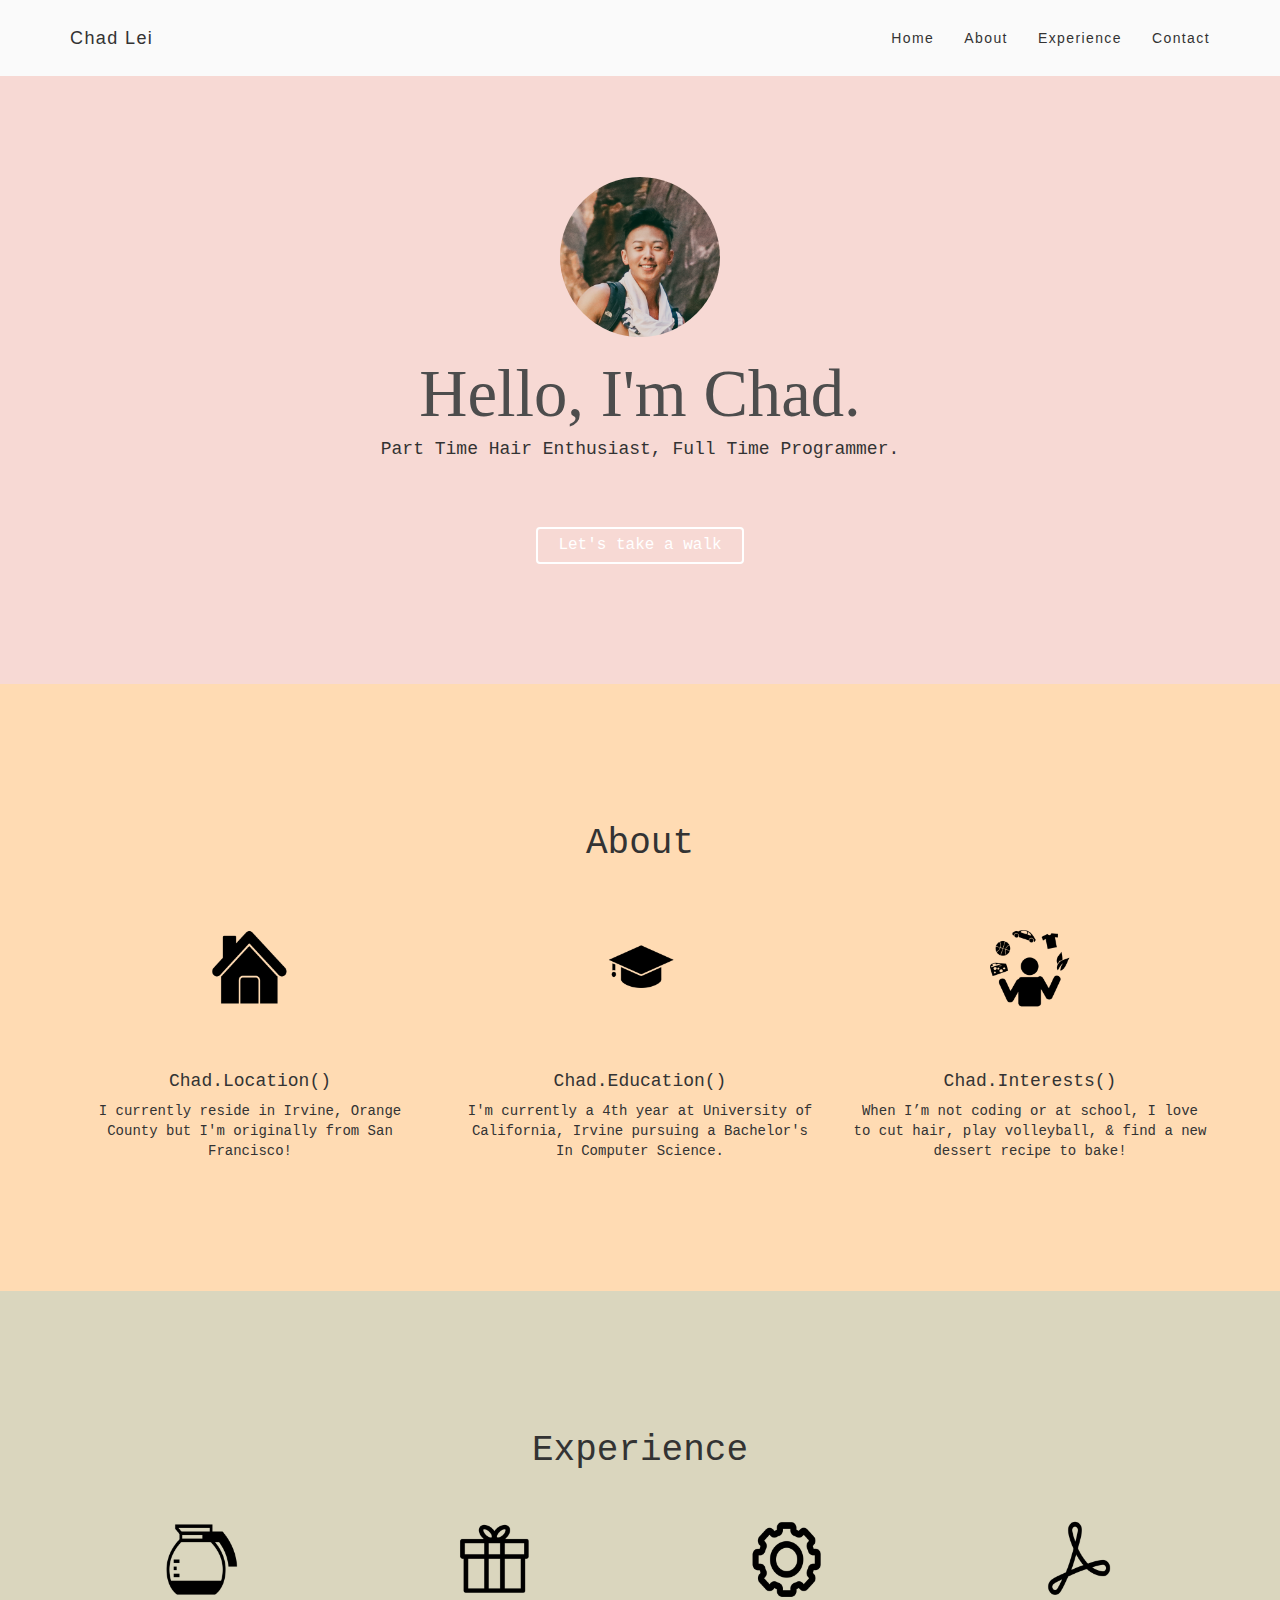
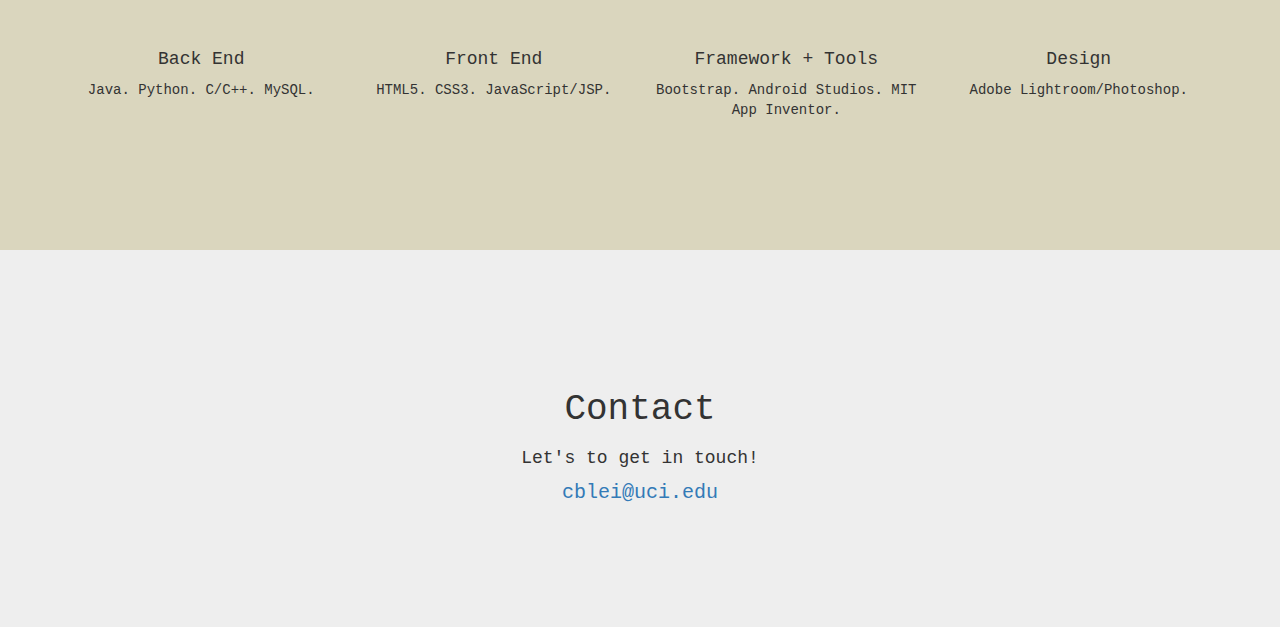
<file: index.html>
<!DOCTYPE html>
<html lang="en">
<head>
	<title>Chad Lei</title>
	<meta name="author" content="Chad Lei">
	<link rel="shortcut icon" type="image/x-icon" href="ban.ico">
	<meta charset="utf-8">
	<meta name="viewport" content="width=device-width, initial-scale=1">

	<!-- Stylesheet for fonts -->
	<link rel="stylesheet" href="https://cdnjs.cloudflare.com/ajax/libs/font-awesome/4.7.0/css/font-awesome.min.css">

	<!-- Jquery -->
	<script src="https://ajax.googleapis.com/ajax/libs/jquery/3.2.1/jquery.min.js"></script>

	<!-- Responsive website by Bootstrap -->
	<link rel="stylesheet" href="https://maxcdn.bootstrapcdn.com/bootstrap/3.3.7/css/bootstrap.min.css">
	<script src="https://maxcdn.bootstrapcdn.com/bootstrap/3.3.7/js/bootstrap.min.js"></script>

	<!-- External stylesheet and JavaScript -->
	<link rel="stylesheet" href="style.css">
	<script src="myScript.js"></script>

</head>

<body>
	<!-- Navigation Bar -->
	<nav class="navbar navbar-inverse navbar-fixed-top">
		<div class="navbarcontainer container">
			<div class="navbar-header">
				<button type="button" class="navbar-toggle" data-toggle="collapse" data-target="#myNavbar">
					<span class="icon-bar"></span>
					<span class="icon-bar"></span>
					<span class="icon-bar"></span>
				</button>
				<a class="navbar-brand" href="#">Chad Lei</a>
			</div> <!-- close navbar header div -->

			<div class="collapse navbar-collapse" id="myNavbar">
				<ul class="nav navbar-nav navbar-right">
					<li><a href="#mainpage" id="clickedMain">Home</a></li>
					<li><a href="#aboutpage" id="clickedAbout">About</a></li>
					<li><a href="#experiencepage" id="clickedExperience">Experience</a></li>
					<li><a href="#contactpage" id="clickedContact">Contact</a></li>
				</ul>
			</div> <!-- close navbar div -->
		</div> <!-- close container div -->
	</nav> 

	<!-- Main Page -->
	<header class="mainpagecontainer" id="mainpage">
		<div class="container text-center">
			<div class="namearea row">
				<div class="col-sm-12">
					<img src="me.png" id="profilepic">
					<h1 class="myname">Hello, I'm Chad.</h1>
					<h4>Part Time Hair Enthusiast, Full Time Programmer.</h4>
				</div>
			</div>
			<div class="row">
				<div class="col-sm-12">
					<div class="mainpagebutton page-link">
						<!-- <h4>Let's take a walk</h4> -->
						<!-- <a href="#aboutpage" id="clickedMainButton">Let's take a walk</a> -->
						<a href="#aboutpage" class="btn btn-info" role="button">Let's take a walk</a>
					</div>
				</div>
			</div>
		</div>
	</header>

	<!-- About Page -->
	<header class="aboutpagecontainer" id="aboutpage">
		<div class="container text-center">
			<div class="row">
				<div class="col-sm-12">
					<h1>About</h1>
				</div>
			</div>
			<div class="row"> 
				<div class="col-sm-4">
					<img src="home.png" id="icon">
					<h4>Chad.Location()</h4>
					<p>I currently reside in Irvine, Orange County but I'm originally from San Francisco!</p>
				</div>
				<div class="col-sm-4">
					<img src="education.png" id="icon">
					<h4>Chad.Education()</h4>
					<p>I'm currently a 4th year at University of California, Irvine pursuing a Bachelor's In Computer Science.</p>
				</div>
				<div class="col-sm-4">
					<img src="interests.png" id="icon">
					<h4>Chad.Interests()</h4>
					<p>When I’m not coding or at school, I love to cut hair, play volleyball, & find a new dessert recipe to bake!</p>
				</div>
			</div>
		</div>
	</header>

	<!-- Experience Page -->
	<header class="experiencepagecontainer" id="experiencepage">
		<div class="container text-center">
			<div class="row">
				<div class="col-sm-12">
					<h1>Experience</h1>
				</div>
			</div>
			<div class="row"> 
				<div class="col-sm-3">
					<img src="coffee.png" id="icon">
					<h4>Back End</h4>
					<p>Java. Python. C/C++. MySQL.</p>
				</div>
				<div class="col-sm-3">
					<img src="present.png" id="icon">
					<h4>Front End</h4>
					<p>HTML5. CSS3. JavaScript/JSP.</p>
				</div>
				<div class="col-sm-3">
					<img src="gear.png" id="icon">
					<h4>Framework + Tools</h4>
					<p>Bootstrap. Android Studios. MIT App Inventor.</p>
				</div>
				<div class="col-sm-3">
					<img src="adobe.png" id="icon">
					<h4>Design</h4>
					<p>Adobe Lightroom/Photoshop.</p>
				</div>
			</div>
		</div>
	</header>

	<!-- Contact Page -->
	<header class="contactpagecontainer" id="contactpage">
		<div class="container text-center">
			<div class="row">
				<div class="col-sm-12">
					<h1>Contact</h1>
				</div>
			</div>
			<div class="row"> 
				<div class="col-sm-12">
					<h4>Let's to get in touch!</h4>
				</div>
			</div>
			<div class="row">
				<a href="mailto:cblei@uci.edu" id="contactlink">cblei@uci.edu</a>
			</div>
		</div>
	</header>























</body>
</html>
</file>
<file: style.css>
.body {
	background-color: #f7d9d4 !important; 
}

/*NAV BAR*/

.navbar {
    font-family: 'Montserrat', sans-serif;
    background-color: #fafafa;
    color: #333;
    /*color: red;*/
    /*border-width: 0;
    border-color: transparent;
    min-height: 60px;
    margin-bottom: 21px;
    border: 1px solid transparent;*/

    margin-bottom: 0;
    border-radius: 0;
    padding: 1% 0;
    border:0;
    letter-spacing: 0.1em;
}

.navbar-inverse .navbar-header .navbar-brand {
    color: #333;
    float:left;
	min-height: : 55px;
	/*padding: 0 15px 5px;*/
} 

.navbar-inverse .navbar-header .navbar-brand:hover {
	color: #eba093;
}

.navbar-inverse .navbar-nav li a {
	color: #333;
}
.navbar-inverse .navbar-nav li a:hover {
	color: #eba093;
}

/*MAIN PAGE*/

.myname {
	font-family: 'Raleway-semibold';
    font-size: 50pt;
    color: #4d4d4d;
}

#profilepic {
	width: 160px;
	height: 160px;
	border-radius: 50%;
	/*margin-top: 10px;*/
}

.namearea {
	margin: 5%;
}

.mainpagecontainer {
	background-color: #f7d9d4;
	font-family: 'Courier new';
	/*margin: 4% auto;*/
	margin-right: auto;
    margin-left: auto;
    padding-left: 15px;
    padding-right: 15px;
    padding-top: 120px;
    padding-bottom: 120px;
}

.mainpagebutton .btn {
    background-color: inherit;
    padding: 5px 20px;
    border: 2px solid #fff;
    box-sizing: inherit;
    display: inline-block;
    transition: all .5s;
    cursor: pointer;
}


/*ABOUT PAGE*/

.aboutpagecontainer {
	background-color: #ffdbb3;
	font-family: 'Courier new';
	/*margin: 4% auto;*/
	margin-right: auto;
    margin-left: auto;
    padding-left: 15px;
    padding-right: 15px;
    padding-top: 120px;
    padding-bottom: 120px;
}

#icon {
	max-width: 200px;
	width: 80px;
	height: 80px;
	margin: 15% auto;
}

/*EXPERIENCE PAGE*/

.experiencepagecontainer {
	background-color: #dad6be;
	font-family: 'Courier new';
	/*margin: 4% auto;*/
	margin-right: auto;
    margin-left: auto;
    padding-left: 15px;
    padding-right: 15px;
    padding-top: 120px;
    padding-bottom: 120px;
}

/*CONTACT PAGE*/

.contactpagecontainer {
    background-color: #eee;
    font-family: 'Courier new';
    /*margin: 4% auto;*/
    margin-right: auto;
    margin-left: auto;
    padding-left: 15px;
    padding-right: 15px;
    padding-top: 120px;
    padding-bottom: 120px;
}

#contactlink {
    font-size: 20px;
    text-decoration: none
}

/*FINDINGS PAGE*/

.findingspagecontainer {
    background-color: #2c3e50;
    font-family: 'Courier new';
    color: #eff2f6;
    margin-right: auto;
    margin-left: auto;
    padding-left: 15px;
    padding-right: 15px;
    padding-top: 120px;
    padding-bottom: 120px;
}

#findingsicon {
    max-width: 200px;
    width: 150px;
    height: 150px;
    margin: 15% auto;
}

/*MEDIA QUERIES*/

/*1920 768 320*/

 @media screen and (min-width: 320px) { 
    #icon {
        max-width: 120px;
    }

    h2 {
        font-size: 1.5em;
    }

    .myname {
        font-size: 30pt;
    }

    #profilepic {
        width: 100px;
        height: 100px;
    }

    .mainpagebutton .btn {
        font-size: 7pt;
    }
 }

 @media screen and (min-width: 768px) { 
    #icon {
        max-width: 140px;
    }

    h2 {
        font-size: 1.7em;
    }

    .myname {
        font-size: 40pt;
    }

    #profilepic {
        width: 120px;
        height: 120px;
    }

    .mainpagebutton .btn {
        font-size: 9pt;
    }
 }

 @media screen and (min-width: 1200px) { 
    #icon {
        max-width: 160px;
    }

    h2 {
        font-size: 1.9em;
    }

    .myname {
        font-size: 50pt;
    }

    #profilepic {
        width: 160px;
        height: 160px;
    }

    .mainpagebutton .btn {
        font-size: 12pt;
    }
 }
</file>
